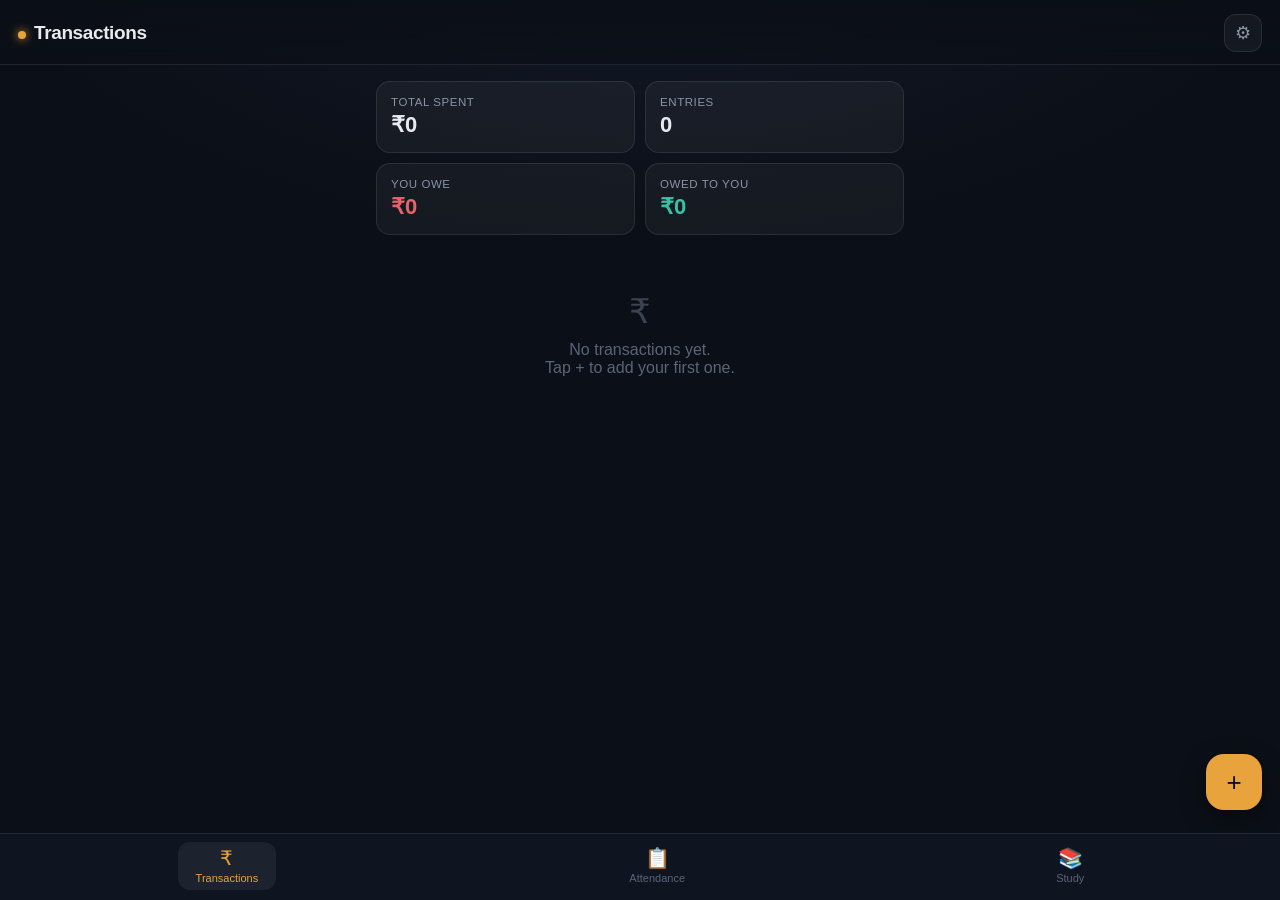
<file: index.html>
<!DOCTYPE html>
<html lang="en">
<head>
<meta charset="UTF-8">
<meta name="viewport" content="width=device-width, initial-scale=1, maximum-scale=1, viewport-fit=cover">
<meta name="theme-color" content="#0B0F17">
<title>UPTODATE</title>
<link rel="manifest" href="manifest.json">
<link rel="icon" href="icons/icon-192.png">
<link rel="apple-touch-icon" href="icons/icon-192.png">
<meta name="apple-mobile-web-app-capable" content="yes">
<meta name="apple-mobile-web-app-status-bar-style" content="black-translucent">
<link rel="stylesheet" href="css/style.css">
</head>
<body>

<header id="app-header">
  <h1><span class="brand-dot"></span><span id="page-title">Transactions</span></h1>
  <button id="settings-btn" aria-label="Settings">⚙</button>
</header>

<main id="content">
  <div class="empty-state"><div class="icon">⏳</div>Loading…</div>
</main>

<nav id="bottom-nav">
  <button class="nav-item" data-tab="transactions">
    <span class="nav-icon">₹</span>Transactions
  </button>
  <button class="nav-item" data-tab="attendance">
    <span class="nav-icon">📋</span>Attendance
  </button>
  <button class="nav-item" data-tab="study">
    <span class="nav-icon">📚</span>Study
  </button>
</nav>

<!-- Settings sheet: manage remembered lecture / teacher names -->
<div class="sheet-backdrop" id="settings-backdrop">
  <div class="sheet">
    <div class="sheet-handle"></div>
    <div class="sheet-header">
      <h2>Settings</h2>
      <button class="btn-ghost" id="settings-close">Close</button>
    </div>
    <div class="section-title">Remembered lectures</div>
    <div id="lecture-mgmt-list"></div>
    <div class="section-title" style="margin-top:22px;">Remembered teachers</div>
    <div id="teacher-mgmt-list"></div>
  </div>
</div>

<div id="toast"></div>

<script src="js/utils.js"></script>
<script src="js/db.js"></script>
<script src="js/transactions.js"></script>
<script src="js/attendance.js"></script>
<script src="js/study.js"></script>
<script src="js/main.js"></script>
</body>
</html>
</file>
<file: css/style.css>
/* UPTODATE — design tokens
   bg #0B0F17 · surface glass · accents per module
   transactions = amber #E8A33D · attendance = teal #3DBFA6 · study = violet #8C7AE6
*/
:root {
  --bg: #0B0F17;
  --bg-elevated: #101623;
  --surface: rgba(255,255,255,0.045);
  --surface-border: rgba(255,255,255,0.09);
  --text: #E7EAF0;
  --text-dim: #8B93A7;
  --text-faint: #5B6478;
  --accent-trans: #E8A33D;
  --accent-att: #3DBFA6;
  --accent-study: #8C7AE6;
  --danger: #E5636A;
  --radius-lg: 20px;
  --radius-md: 14px;
  --radius-sm: 10px;
  --safe-bottom: env(safe-area-inset-bottom, 0px);
  --safe-top: env(safe-area-inset-top, 0px);
}

* { box-sizing: border-box; }
html, body { height: 100%; }
body {
  margin: 0;
  background: radial-gradient(1200px 600px at 50% -10%, #131a29 0%, var(--bg) 55%);
  color: var(--text);
  font-family: -apple-system, BlinkMacSystemFont, 'Segoe UI', Roboto, Helvetica, Arial, sans-serif;
  -webkit-font-smoothing: antialiased;
  overscroll-behavior-y: none;
}

h1, h2, h3 { font-weight: 700; letter-spacing: -0.02em; margin: 0; }
.num { font-variant-numeric: tabular-nums; font-feature-settings: "tnum"; }

/* App shell */
#app-header {
  position: sticky; top: 0; z-index: 20;
  padding: calc(14px + var(--safe-top)) 18px 12px;
  display: flex; align-items: center; justify-content: space-between;
  background: linear-gradient(180deg, rgba(11,15,23,0.96), rgba(11,15,23,0.7));
  backdrop-filter: blur(14px);
  -webkit-backdrop-filter: blur(14px);
  border-bottom: 1px solid var(--surface-border);
}
#app-header h1 { font-size: 19px; }
#app-header .brand-dot { display:inline-block; width:8px; height:8px; border-radius:50%; margin-right:8px; background: var(--module-accent, var(--accent-trans)); box-shadow: 0 0 10px var(--module-accent, var(--accent-trans)); }
#settings-btn {
  background: var(--surface); border: 1px solid var(--surface-border);
  width: 38px; height: 38px; border-radius: 12px; color: var(--text-dim);
  display: flex; align-items: center; justify-content: center; font-size: 18px;
}

#content {
  padding: 16px 16px calc(96px + var(--safe-bottom));
  max-width: 560px; margin: 0 auto;
  min-height: 60vh;
}

/* Bottom nav */
#bottom-nav {
  position: fixed; left: 0; right: 0; bottom: 0; z-index: 30;
  display: flex; justify-content: space-around;
  padding: 8px 10px calc(10px + var(--safe-bottom));
  background: rgba(16,22,35,0.92);
  backdrop-filter: blur(16px);
  -webkit-backdrop-filter: blur(16px);
  border-top: 1px solid var(--surface-border);
}
.nav-item {
  display: flex; flex-direction: column; align-items: center; gap: 4px;
  background: none; border: none; color: var(--text-faint);
  font-size: 11px; padding: 6px 18px; border-radius: 12px;
  font-family: inherit;
}
.nav-item .nav-icon { font-size: 20px; line-height: 1; }
.nav-item.active { color: var(--text); background: rgba(255,255,255,0.06); }
.nav-item.active[data-tab="transactions"] { color: var(--accent-trans); }
.nav-item.active[data-tab="attendance"] { color: var(--accent-att); }
.nav-item.active[data-tab="study"] { color: var(--accent-study); }

/* Cards */
.card {
  background: var(--surface);
  border: 1px solid var(--surface-border);
  border-radius: var(--radius-lg);
  padding: 16px;
  margin-bottom: 14px;
  backdrop-filter: blur(6px);
}
.section-title {
  font-size: 13px; text-transform: uppercase; letter-spacing: 0.08em;
  color: var(--text-dim); margin-bottom: 10px; font-weight: 600;
}

/* Forms */
label { display: block; font-size: 13px; color: var(--text-dim); margin: 14px 0 6px; }
label:first-child { margin-top: 0; }
input, select, textarea {
  width: 100%; padding: 12px 13px; border-radius: var(--radius-sm);
  border: 1px solid var(--surface-border); background: rgba(255,255,255,0.03);
  color: var(--text); font-size: 15px; font-family: inherit;
  appearance: none; -webkit-appearance: none;
}
select { background-image: linear-gradient(45deg, transparent 50%, var(--text-dim) 50%), linear-gradient(135deg, var(--text-dim) 50%, transparent 50%);
  background-position: calc(100% - 18px) center, calc(100% - 13px) center;
  background-size: 5px 5px, 5px 5px; background-repeat: no-repeat; }
input:focus, select:focus, textarea:focus {
  outline: none; border-color: var(--module-accent, var(--accent-trans));
}
textarea { resize: vertical; min-height: 60px; }
input[type="file"] { padding: 9px; font-size: 13px; color: var(--text-dim); }
.error-text { color: var(--danger); font-size: 12px; margin-top: 4px; display: none; }
.field.invalid .error-text { display: block; }
.field.invalid input, .field.invalid select { border-color: var(--danger); }

.radio-row { display: flex; gap: 10px; }
.radio-row label {
  flex: 1; text-align: center; margin: 0; padding: 11px; border-radius: var(--radius-sm);
  border: 1px solid var(--surface-border); background: rgba(255,255,255,0.03);
  color: var(--text-dim); font-size: 14px;
}
.radio-row input[type="radio"] { display: none; }
.radio-row input[type="radio"]:checked + span { color: var(--text); }
.radio-row label:has(input:checked) { border-color: var(--module-accent); background: color-mix(in srgb, var(--module-accent) 16%, transparent); }

/* Buttons */
.btn {
  display: inline-flex; align-items: center; justify-content: center; gap: 8px;
  width: 100%; padding: 14px; border-radius: var(--radius-md);
  border: none; font-size: 15px; font-weight: 600; font-family: inherit;
  background: var(--module-accent, var(--accent-trans)); color: #0B0F17;
  margin-top: 18px;
}
.btn:active { transform: scale(0.98); }
.btn-ghost {
  background: transparent; border: 1px solid var(--surface-border); color: var(--text-dim);
  width: auto; padding: 8px 14px; font-weight: 500; font-size: 13px; margin-top: 0;
}
.btn-danger { background: var(--danger); color: #fff; }

/* Lists */
.list-item {
  display: flex; align-items: center; gap: 12px;
  background: var(--surface); border: 1px solid var(--surface-border);
  border-radius: var(--radius-md); padding: 13px 14px; margin-bottom: 10px;
}
.list-item-main { flex: 1; min-width: 0; }
.list-item-title { font-size: 15px; font-weight: 600; }
.list-item-sub { font-size: 12.5px; color: var(--text-dim); margin-top: 2px; }
.list-item-amount { font-size: 15px; font-weight: 700; }
.list-item-actions { display: flex; gap: 6px; }
.icon-btn {
  width: 34px; height: 34px; border-radius: 10px; border: 1px solid var(--surface-border);
  background: rgba(255,255,255,0.03); color: var(--text-dim); font-size: 15px;
  display: flex; align-items: center; justify-content: center; flex-shrink: 0;
}
.icon-btn.danger { color: var(--danger); }

.chip { display:inline-block; font-size: 11px; padding: 3px 9px; border-radius: 999px; font-weight: 600; }
.chip-present { background: rgba(61,191,166,0.16); color: var(--accent-att); }
.chip-absent { background: rgba(229,99,106,0.16); color: var(--danger); }
.chip-type { background: rgba(232,163,61,0.16); color: var(--accent-trans); }

.empty-state {
  text-align: center; padding: 40px 20px; color: var(--text-faint);
}
.empty-state .icon { font-size: 34px; margin-bottom: 10px; opacity: 0.6; }

/* Stat grid */
.stat-grid { display: grid; grid-template-columns: repeat(2, 1fr); gap: 10px; }
.stat-box {
  background: var(--surface); border: 1px solid var(--surface-border);
  border-radius: var(--radius-md); padding: 14px;
}
.stat-box .stat-label { font-size: 11.5px; color: var(--text-dim); text-transform: uppercase; letter-spacing: 0.05em; }
.stat-box .stat-value { font-size: 22px; font-weight: 700; margin-top: 4px; }
.progress-bar { height: 7px; border-radius: 999px; background: rgba(255,255,255,0.07); overflow: hidden; margin-top: 8px; }
.progress-bar > div { height: 100%; border-radius: 999px; background: var(--accent-att); }

table.breakdown { width: 100%; border-collapse: collapse; font-size: 13.5px; }
table.breakdown th { text-align: left; color: var(--text-dim); font-weight: 600; font-size: 11.5px; text-transform: uppercase; padding-bottom: 8px; }
table.breakdown td { padding: 9px 0; border-top: 1px solid var(--surface-border); }
table.breakdown td:last-child, table.breakdown th:last-child { text-align: right; }
.link-lecture {
  background: none; border: none; padding: 0; font: inherit; color: var(--accent-att);
  text-decoration: underline; text-underline-offset: 2px; cursor: pointer;
}

.lecture-filter-row { margin-bottom: 14px; }
.study-lecture-chip {
  display: inline-block; font-size: 11.5px; margin-top: 8px; padding: 4px 10px;
  border-radius: 999px; background: rgba(61,191,166,0.14); color: var(--accent-att); font-weight: 600;
}

/* Modal / bottom sheet */
.sheet-backdrop {
  position: fixed; inset: 0; background: rgba(0,0,0,0.55); z-index: 40;
  display: none; align-items: flex-end; justify-content: center;
}
.sheet-backdrop.open { display: flex; }
.sheet {
  width: 100%; max-width: 560px; max-height: 86vh; overflow-y: auto;
  background: var(--bg-elevated); border-radius: 22px 22px 0 0;
  border: 1px solid var(--surface-border); border-bottom: none;
  padding: 20px 18px calc(24px + var(--safe-bottom));
}
.sheet-handle { width: 36px; height: 4px; border-radius: 999px; background: var(--surface-border); margin: 0 auto 14px; }
.sheet-header { display: flex; align-items: center; justify-content: space-between; margin-bottom: 14px; }
.sheet-header h2 { font-size: 17px; }

.fab {
  position: fixed; right: 18px; bottom: calc(90px + var(--safe-bottom)); z-index: 25;
  width: 56px; height: 56px; border-radius: 18px; border: none;
  background: var(--module-accent, var(--accent-trans)); color: #0B0F17;
  font-size: 26px; display: flex; align-items: center; justify-content: center;
  box-shadow: 0 8px 24px rgba(0,0,0,0.4);
}
.fab:active { transform: scale(0.95); }

#toast {
  position: fixed; left: 50%; bottom: calc(110px + var(--safe-bottom)); transform: translate(-50%, 20px);
  background: #1c2333; color: var(--text); padding: 11px 18px; border-radius: 12px;
  font-size: 13.5px; opacity: 0; transition: all 0.25s ease; z-index: 60;
  border: 1px solid var(--surface-border); pointer-events: none;
  max-width: 85vw; text-align: center;
}
#toast.show { opacity: 1; transform: translate(-50%, 0); }

.hidden { display: none !important; }

.study-thumb { width: 100%; max-height: 160px; object-fit: cover; border-radius: var(--radius-sm); margin-top: 10px; }
.file-pill {
  display: inline-flex; align-items: center; gap: 6px; margin-top: 8px;
  font-size: 12.5px; color: var(--accent-study); background: rgba(140,122,230,0.14);
  padding: 6px 10px; border-radius: 999px;
}

.name-mgmt-row { display: flex; align-items: center; justify-content: space-between; padding: 9px 0; border-top: 1px solid var(--surface-border); }
.name-mgmt-row:first-of-type { border-top: none; }
</file>
